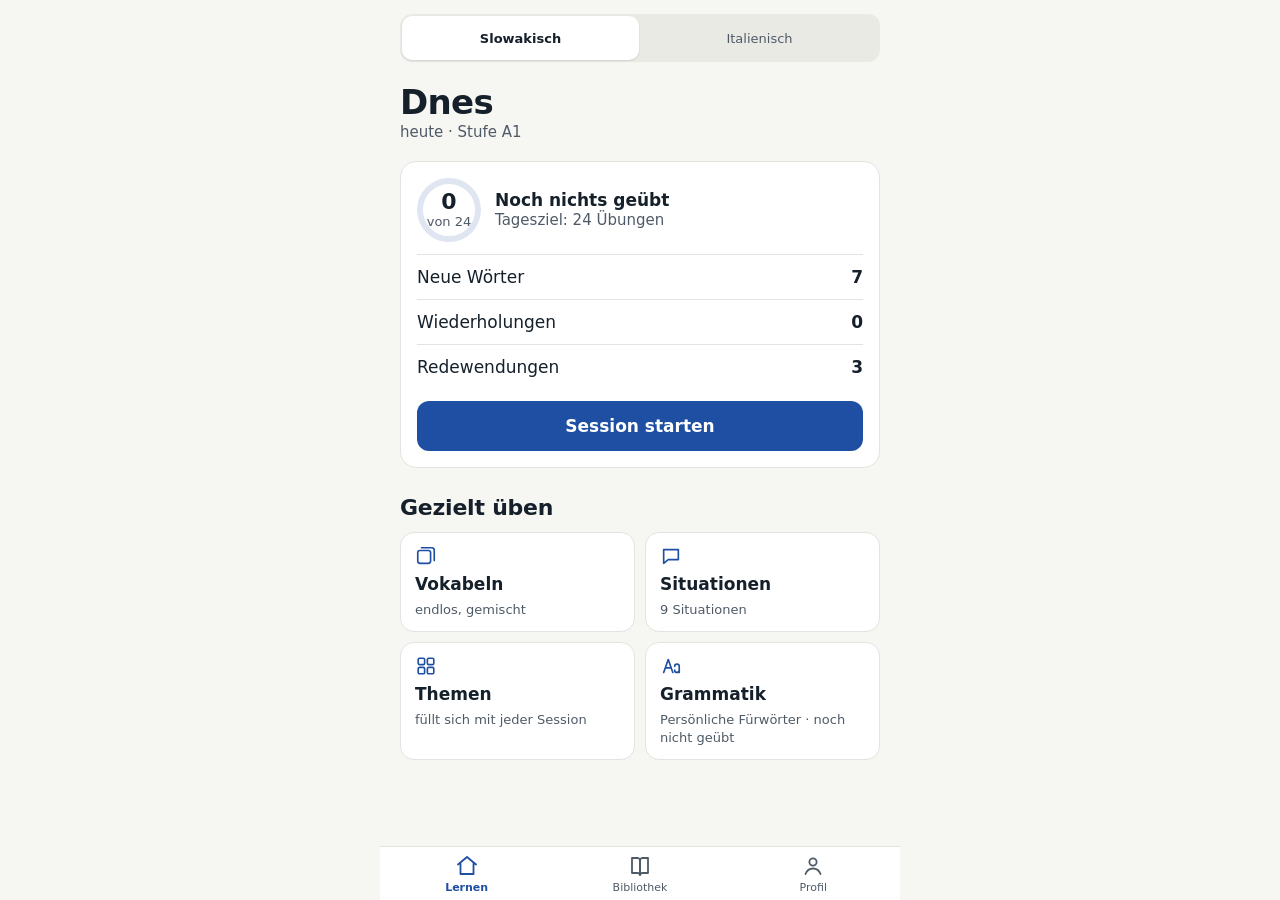
<file: index.html>
<!DOCTYPE html>
<html lang="de">
<head>
<meta charset="UTF-8"/>
<meta name="viewport" content="width=device-width,initial-scale=1.0,viewport-fit=cover"/>
<meta name="apple-mobile-web-app-capable" content="yes"/>
<meta name="mobile-web-app-capable" content="yes"/>
<meta name="apple-mobile-web-app-status-bar-style" content="default"/>
<meta name="apple-mobile-web-app-title" content="lingua"/>
<meta name="theme-color" content="#F6F6F3"/>
<meta name="color-scheme" content="light"/>
<title>lingua</title>
<link rel="icon" href="icons/favicon.ico" sizes="any"/>
<link rel="icon" type="image/png" href="icons/icon-32.png" sizes="32x32"/>
<link rel="apple-touch-icon" href="icons/icon-180.png"/>
<link rel="manifest" href="manifest.json"/>
<link rel="stylesheet" href="styles.css?v=19"/>
</head>
<body>
<div id="app"></div>
<script src="core.js?v=19"></script>
<script src="ui.js?v=19"></script>
<script src="events.js?v=19"></script>
<script>
if ('serviceWorker' in navigator) {
  window.addEventListener('load', function () {
    navigator.serviceWorker.register('sw.js').catch(function () {});
  });
}
</script>
</body>
</html>
</file>
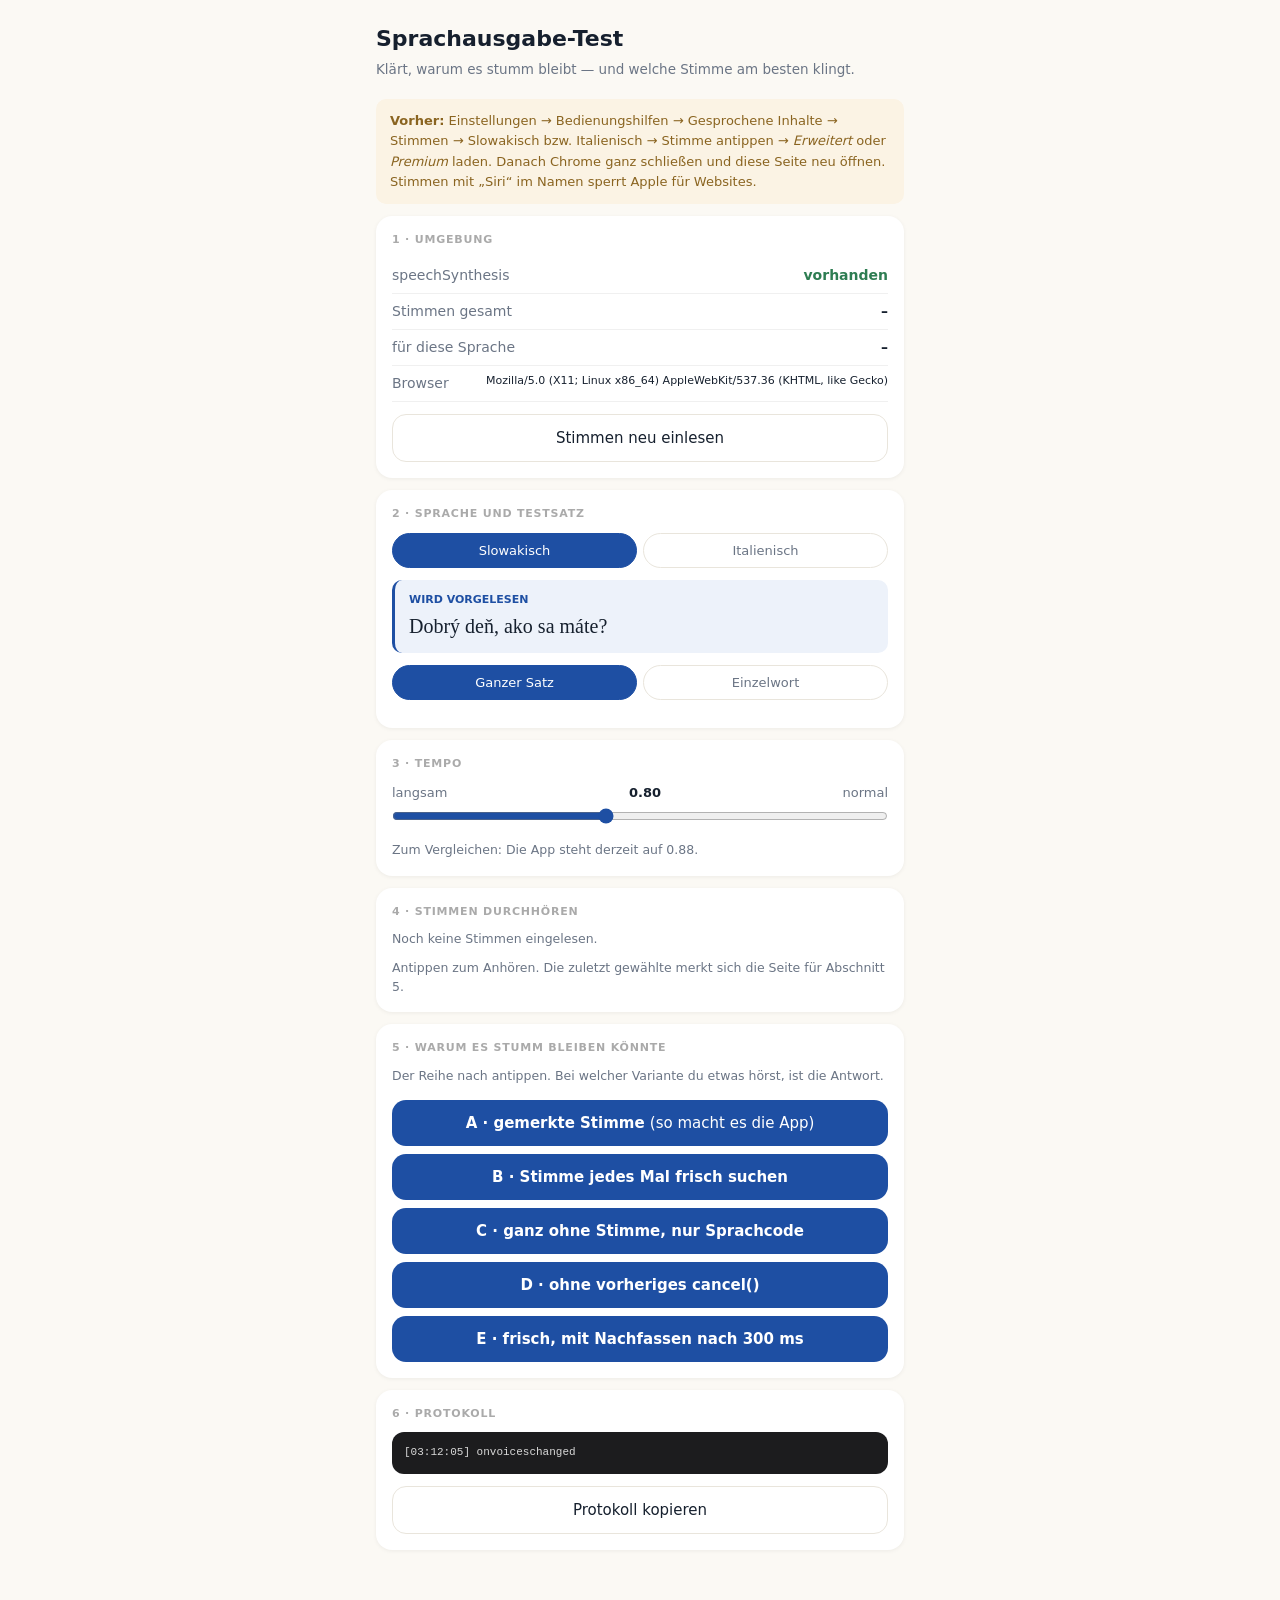
<file: test-sprachausgabe.html>
<!DOCTYPE html>
<html lang="de">
<head>
<meta charset="UTF-8"/>
<meta name="viewport" content="width=device-width,initial-scale=1.0,viewport-fit=cover"/>
<title>Sprachausgabe-Test</title>
<style>
  *{margin:0;padding:0;box-sizing:border-box;-webkit-tap-highlight-color:transparent;}
  body{background:#FBF9F4;font-family:-apple-system,system-ui,sans-serif;color:#16202E;
    padding:22px 16px 70px;max-width:560px;margin:0 auto;line-height:1.5;font-size:15px;}
  h1{font-size:22px;font-weight:650;margin-bottom:4px;}
  .sub{font-size:13.5px;color:#6B7585;margin-bottom:20px;}
  .card{background:#fff;border-radius:16px;padding:16px;margin-bottom:12px;
    box-shadow:0 1px 4px rgba(0,0,0,.06);}
  .card h2{font-size:11px;font-weight:700;letter-spacing:.8px;text-transform:uppercase;
    color:#AAA;margin-bottom:10px;}
  .row{display:flex;justify-content:space-between;gap:12px;padding:7px 0;
    border-bottom:1px solid #F0F0F0;font-size:14px;}
  .row:last-child{border-bottom:none;}
  .row .k{color:#6B7585;} .row .v{font-weight:600;text-align:right;word-break:break-word;}
  .ok{color:#2E7D52;} .bad{color:#C0392B;} .warn{color:#C8892B;}
  button{font-family:inherit;font-size:15px;font-weight:600;border:none;cursor:pointer;
    background:#1E4FA3;color:#fff;padding:14px;border-radius:14px;width:100%;margin-top:8px;}
  button.sec{background:#fff;color:#16202E;border:1.5px solid #E9E5DC;font-weight:500;}
  .phrase{background:#EDF2FA;border-left:3px solid #1E4FA3;border-radius:10px;
    padding:12px 14px;margin:12px 0;}
  .phrase .l{font-size:11px;color:#1E4FA3;font-weight:600;margin-bottom:3px;}
  .phrase .t{font-size:20px;font-family:Georgia,serif;}
  .langs{display:flex;gap:6px;margin-bottom:12px;}
  .langs button{flex:1;padding:9px;font-size:13px;border-radius:99px;margin:0;
    background:transparent;color:#6B7585;border:1.5px solid #E9E5DC;font-weight:500;}
  .langs button.on{background:#1E4FA3;color:#fff;border-color:#1E4FA3;}
  .voice{display:flex;align-items:center;gap:10px;padding:11px 0;border-bottom:1px solid #F0F0F0;}
  .voice:last-child{border-bottom:none;}
  .voice .n{flex:1;min-width:0;}
  .voice .nm{font-size:14.5px;font-weight:600;word-break:break-word;}
  .voice .mt{font-size:11.5px;color:#AAA;margin-top:1px;}
  .voice button{width:auto;margin:0;padding:9px 15px;font-size:13px;border-radius:99px;flex:none;}
  .voice.sel{background:#EDF2FA;margin:0 -8px;padding:11px 8px;border-radius:10px;}
  .badge{font-size:10.5px;padding:2px 7px;border-radius:99px;background:#EDF2FA;color:#1E4FA3;}
  .badge.siri{background:#FCEFED;color:#C0392B;}
  input[type=range]{width:100%;margin-top:6px;accent-color:#1E4FA3;}
  .rate{display:flex;justify-content:space-between;font-size:13px;color:#6B7585;}
  .rateval{font-weight:700;color:#16202E;font-variant-numeric:tabular-nums;}
  #log{background:#1c1c1e;color:#d8d8d8;border-radius:12px;padding:12px;
    font-family:ui-monospace,Menlo,monospace;font-size:11px;line-height:1.6;
    max-height:280px;overflow-y:auto;white-space:pre-wrap;word-break:break-word;}
  .hint{font-size:12.5px;color:#6B7585;margin-top:10px;}
  .tip{background:#FBF3E4;border-radius:10px;padding:12px 14px;font-size:13px;
    color:#8A6420;margin-bottom:12px;line-height:1.55;}
</style>
</head>
<body>

<h1>Sprachausgabe-Test</h1>
<div class="sub">Klärt, warum es stumm bleibt — und welche Stimme am besten klingt.</div>

<div class="tip">
  <b>Vorher:</b> Einstellungen &rarr; Bedienungshilfen &rarr; Gesprochene Inhalte &rarr; Stimmen
  &rarr; Slowakisch bzw. Italienisch &rarr; Stimme antippen &rarr; <i>Erweitert</i> oder
  <i>Premium</i> laden. Danach Chrome ganz schließen und diese Seite neu öffnen.
  Stimmen mit „Siri“ im Namen sperrt Apple für Websites.
</div>

<div class="card">
  <h2>1 &middot; Umgebung</h2>
  <div class="row"><span class="k">speechSynthesis</span><span class="v" id="e-api">–</span></div>
  <div class="row"><span class="k">Stimmen gesamt</span><span class="v" id="e-n">–</span></div>
  <div class="row"><span class="k">für diese Sprache</span><span class="v" id="e-cur">–</span></div>
  <div class="row"><span class="k">Browser</span><span class="v" style="font-size:11px;font-weight:400;" id="e-ua">–</span></div>
  <button class="sec" id="btn-reload" style="margin-top:12px;">Stimmen neu einlesen</button>
</div>

<div class="card">
  <h2>2 &middot; Sprache und Testsatz</h2>
  <div class="langs">
    <button class="on" data-lang="sk">Slowakisch</button>
    <button data-lang="it">Italienisch</button>
  </div>
  <div class="phrase"><div class="l">WIRD VORGELESEN</div>
    <div class="t" id="phrase">Dobrý deň, ako sa máte?</div></div>
  <div class="langs" style="margin-top:4px;">
    <button class="on" data-kind="satz">Ganzer Satz</button>
    <button data-kind="wort">Einzelwort</button>
  </div>
</div>

<div class="card">
  <h2>3 &middot; Tempo</h2>
  <div class="rate"><span>langsam</span><span class="rateval" id="rv">0.80</span><span>normal</span></div>
  <input type="range" id="rate" min="0.5" max="1.2" step="0.05" value="0.8"/>
  <div class="hint">Zum Vergleichen: Die App steht derzeit auf 0.88.</div>
</div>

<div class="card">
  <h2>4 &middot; Stimmen durchhören</h2>
  <div id="voices"><div class="hint">Noch keine Stimmen eingelesen.</div></div>
  <div class="hint">Antippen zum Anhören. Die zuletzt gewählte merkt sich die Seite für Abschnitt 5.</div>
</div>

<div class="card">
  <h2>5 &middot; Warum es stumm bleiben könnte</h2>
  <div class="hint" style="margin-bottom:6px;">
    Der Reihe nach antippen. Bei welcher Variante du etwas hörst, ist die Antwort.
  </div>
  <button id="btn-a">A &middot; gemerkte Stimme <span style="font-weight:400;">(so macht es die App)</span></button>
  <button id="btn-b">B &middot; Stimme jedes Mal frisch suchen</button>
  <button id="btn-c">C &middot; ganz ohne Stimme, nur Sprachcode</button>
  <button id="btn-d">D &middot; ohne vorheriges cancel()</button>
  <button id="btn-e">E &middot; frisch, mit Nachfassen nach 300 ms</button>
</div>

<div class="card">
  <h2>6 &middot; Protokoll</h2>
  <div id="log">Bereit.</div>
  <button class="sec" id="btn-copy" style="margin-top:12px;">Protokoll kopieren</button>
</div>

<script>
(function () {
  'use strict';
  var SS = window.speechSynthesis;
  var logEl = document.getElementById('log'), lines = [];
  function log(m) {
    lines.push('[' + new Date().toTimeString().slice(0, 8) + '] ' + m);
    logEl.textContent = lines.join('\n');
    logEl.scrollTop = logEl.scrollHeight;
  }
  function set(id, t, c) {
    var el = document.getElementById(id); el.textContent = t;
    el.className = 'v' + (c ? ' ' + c : '');
  }

  var LANG = {
    sk: { code: 'sk-SK', satz: 'Dobr\u00fd de\u0148, ako sa m\u00e1te?', wort: '\u010eakujem' },
    it: { code: 'it-IT', satz: 'Buongiorno, come sta?', wort: 'Buonasera' }
  };
  var cur = 'sk', kind = 'satz', rate = 0.8;
  var gewaehlt = null;   // in Abschnitt 4 ausgesucht
  var gemerkt = null;    // wie die App: einmal beim Start gemerkt

  set('e-api', SS ? 'vorhanden' : 'FEHLT', SS ? 'ok' : 'bad');
  set('e-ua', navigator.userAgent.slice(0, 70));

  function voices() { return SS ? SS.getVoices() : []; }
  function forLang(l) {
    var w = l.slice(0, 2).toLowerCase();
    return voices().filter(function (v) { return v.lang.toLowerCase().indexOf(w) === 0; });
  }
  function text() { return LANG[cur][kind]; }

  function renderVoices() {
    var box = document.getElementById('voices');
    var vs = forLang(cur);
    set('e-n', String(voices().length));
    set('e-cur', vs.length ? String(vs.length) : 'keine', vs.length ? 'ok' : 'bad');
    if (!vs.length) {
      box.innerHTML = '<div class="hint">Für diese Sprache ist keine Stimme installiert. '
        + 'Über den Hinweis ganz oben nachladen.</div>';
      return;
    }
    box.innerHTML = '';
    vs.forEach(function (v, i) {
      var siri = /siri/i.test(v.name) || /siri/i.test(v.voiceURI || '');
      var row = document.createElement('div');
      row.className = 'voice' + (gewaehlt && gewaehlt.voiceURI === v.voiceURI ? ' sel' : '');
      var n = document.createElement('div'); n.className = 'n';
      n.innerHTML = '<div class="nm">' + v.name
        + (siri ? ' <span class="badge siri">von Apple gesperrt</span>' : '')
        + (v.localService ? ' <span class="badge">auf dem Gerät</span>' : '') + '</div>'
        + '<div class="mt">' + v.lang + (v.default ? ' \u00b7 Standard' : '') + '</div>';
      var b = document.createElement('button');
      b.textContent = 'H\u00f6ren';
      b.addEventListener('click', function () {
        gewaehlt = v;
        renderVoices();
        sprich('Stimme ' + v.name, { voice: v });
      });
      row.appendChild(n); row.appendChild(b);
      box.appendChild(row);
    });
  }

  function scan(quiet) {
    if (!voices().length) { if (!quiet) log('getVoices() liefert nichts'); return; }
    if (!gemerkt) {
      gemerkt = forLang(cur)[0] || null;
      if (gemerkt) log('Stimme gemerkt: ' + gemerkt.name + ' (' + gemerkt.lang + ')');
    }
    renderVoices();
  }

  if (SS) {
    scan(true);
    SS.onvoiceschanged = function () { log('onvoiceschanged'); scan(true); };
    setTimeout(function () { scan(true); }, 800);
  }

  document.getElementById('btn-reload').addEventListener('click', function () {
    gemerkt = null; gewaehlt = null; scan(); log('neu eingelesen');
  });

  document.getElementById('rate').addEventListener('input', function (e) {
    rate = parseFloat(e.target.value);
    document.getElementById('rv').textContent = rate.toFixed(2);
  });

  Array.prototype.forEach.call(document.querySelectorAll('[data-lang]'), function (b) {
    b.addEventListener('click', function () {
      Array.prototype.forEach.call(document.querySelectorAll('[data-lang]'),
        function (x) { x.className = ''; });
      b.className = 'on';
      cur = b.getAttribute('data-lang');
      gemerkt = forLang(cur)[0] || null;
      gewaehlt = null;
      document.getElementById('phrase').textContent = text();
      renderVoices();
      log('Sprache: ' + cur);
    });
  });

  Array.prototype.forEach.call(document.querySelectorAll('[data-kind]'), function (b) {
    b.addEventListener('click', function () {
      Array.prototype.forEach.call(document.querySelectorAll('[data-kind]'),
        function (x) { x.className = ''; });
      b.className = 'on';
      kind = b.getAttribute('data-kind');
      document.getElementById('phrase').textContent = text();
    });
  });

  function sprich(label, opts) {
    if (!SS) { log(label + ': keine API'); return; }
    if (opts.cancel !== false) SS.cancel();

    var t = text();
    // Einzelwoerter klingen ohne Satzzeichen abgehackt
    if (kind === 'wort' && !/[.?!]$/.test(t)) t = t + '.';

    var u = new SpeechSynthesisUtterance(t);
    u.lang = LANG[cur].code;
    u.rate = rate;

    var st = null;
    if (opts.voice && typeof opts.voice === 'object') st = opts.voice;
    else if (opts.voice === 'gemerkt') st = gemerkt;
    else if (opts.voice === 'frisch') st = gewaehlt || forLang(cur)[0] || null;
    if (st) u.voice = st;

    var lief = false;
    u.onstart = function () { lief = true; log(label + ': START'); };
    u.onend = function () { log(label + ': Ende' + (lief ? '' : ' (ohne Start!)')); };
    u.onerror = function (e) { log(label + ': FEHLER ' + (e.error || '?')); };

    log(label + ': speak() @' + rate.toFixed(2) + ' mit '
        + (st ? st.name : 'ohne Stimme') + (opts.cancel === false ? ' / ohne cancel' : ''));
    SS.speak(u);

    if (opts.retry) {
      setTimeout(function () {
        if (lief) return;
        log(label + ': nichts passiert, fasse ohne Stimme nach');
        SS.cancel();
        var u2 = new SpeechSynthesisUtterance(t);
        u2.lang = LANG[cur].code; u2.rate = rate;
        u2.onstart = function () { log(label + ': START beim Nachfassen'); };
        u2.onerror = function (e) { log(label + ': Nachfassen FEHLER ' + (e.error || '?')); };
        SS.speak(u2);
      }, 300);
    }
  }

  document.getElementById('btn-a').addEventListener('click', function () { sprich('A gemerkt', { voice: 'gemerkt' }); });
  document.getElementById('btn-b').addEventListener('click', function () { sprich('B frisch', { voice: 'frisch' }); });
  document.getElementById('btn-c').addEventListener('click', function () { sprich('C ohne Stimme', { voice: null }); });
  document.getElementById('btn-d').addEventListener('click', function () { sprich('D ohne cancel', { voice: 'frisch', cancel: false }); });
  document.getElementById('btn-e').addEventListener('click', function () { sprich('E frisch+Nachfassen', { voice: 'frisch', retry: true }); });

  document.getElementById('btn-copy').addEventListener('click', function () {
    var vs = voices();
    var liste = vs.map(function (v) { return v.name + ' [' + v.lang + ']'
      + (v.localService ? ' lokal' : '') + (v.default ? ' std' : ''); }).join('\n  ');
    var txt = '=== Sprachausgabe-Test ===\n' + navigator.userAgent
      + '\nTempo zuletzt: ' + rate.toFixed(2)
      + '\nZuletzt gewaehlt: ' + (gewaehlt ? gewaehlt.name + ' [' + gewaehlt.lang + ']' : '-')
      + '\n\nAlle Stimmen (' + vs.length + '):\n  ' + liste
      + '\n\nProtokoll:\n' + lines.join('\n');
    if (navigator.clipboard && navigator.clipboard.writeText) {
      navigator.clipboard.writeText(txt).then(function () {
        var b = document.getElementById('btn-copy');
        b.textContent = '\u2713 Kopiert';
        setTimeout(function () { b.textContent = 'Protokoll kopieren'; }, 1800);
      });
    } else { logEl.textContent = txt; }
  });
})();
</script>
</body>
</html>
</file>
<file: styles.css>
/* ============================================================
   lingua — Gestaltung (Version 19)
   Nüchtern und nah an iOS: Systemschrift SF Pro, acht feste
   Schriftstufen, Akzentfarbe je Sprache (Kobalt / Grün).
   Alle Textfarben erreichen mindestens 4,5:1.
   ============================================================ */

:root{
  --ground:#F6F6F3;
  --surface:#FFFFFF;
  --tint:#EDF2FA;        /* je Sprache, wird von applyTheme gesetzt */
  --tint-2:#EAEAE5;      /* Segmente, Ablagen */

  --ink:#15202B;         /* Text */
  --ink-2:#4F5A67;       /* Ergänzungen, 6,5:1 auf dem Grund */
  --ink-3:#687180;       /* Fußnoten, 4,6:1 auf dem Grund */
  --ink-4:#B9BEC6;       /* nur Linien und Ränder, nie Text */

  --cobalt:#1E4FA3;      /* Akzent, je Sprache */
  --cobalt-soft:#7FA3C9;
  --cobalt-wash:#DFE6F1;

  --ochre:#C8892B;       /* Signalfarbe, nur Flächen und Linien */
  --ochre-wash:#FBF3E4;
  --ochre-ink:#8A6420;   /* Signalfarbe als Text */

  --good:#1F6B44;
  --good-line:#1F7A4D;
  --good-wash:#EEF6F1;
  --bad:#A1261D;
  --bad-line:#B3261E;
  --bad-wash:#FBEDEC;

  --line:#E4E3DE;
  --line-2:#D6D5CF;

  --r-s:10px;
  --r-m:12px;
  --r-l:16px;
  --r-xl:20px;

  --pad:20px;
  --tap:44px;            /* kleinste Tippfläche nach Apple */

  --font:-apple-system,BlinkMacSystemFont,"SF Pro Text",system-ui,"Segoe UI",Roboto,"Helvetica Neue",Arial,sans-serif;

  /* Acht Schriftstufen, relativ zur Grundgröße 17 px (= 1rem) */
  --t-word:2.353rem;     /* 40  Lernwort */
  --t-large:2rem;        /* 34  Großtitel */
  --t-title:1.294rem;    /* 22  Titel */
  --t-head:1rem;         /* 17  Überschrift, Knöpfe (halbfett) */
  --t-body:1rem;         /* 17  Text */
  --t-sub:.882rem;       /* 15  Ergänzung */
  --t-foot:.765rem;      /* 13  Fußnote */
  --t-tiny:.647rem;      /* 11  nur Tab-Leiste */
}

/* Grundgröße 17 px. Auf iPhone und iPad folgt sie der Einstellung
   „Textgröße" (Dynamic Type); alle Stufen wachsen mit. Am Mac würde
   -apple-system-body die Schrift auf 13 px setzen, darum nur auf
   Touch-Geräten. */
html{font-size:106.25%;-webkit-text-size-adjust:100%;height:100%;}
@supports (font: -apple-system-body){
  @media (hover:none) and (pointer:coarse){
    html{font:-apple-system-body;}
  }
}

*{margin:0;padding:0;box-sizing:border-box;-webkit-tap-highlight-color:transparent;}

body{
  background:var(--ground);
  color:var(--ink);
  font-family:var(--font);
  font-size:var(--t-body);
  line-height:1.3;
  overscroll-behavior:none;
  height:100%;
  -webkit-font-smoothing:antialiased;
}

::-webkit-scrollbar{display:none;}

button{font-family:inherit;font-size:inherit;border:none;background:none;color:inherit;cursor:pointer;
  touch-action:manipulation;}
input{font-family:inherit;}
a{color:var(--cobalt);}

/* Sichtbarer Fokus für Tastatur (Mac, iPad mit Tastatur) */
:focus{outline:none;}
:focus-visible{outline:2px solid var(--cobalt);outline-offset:2px;}

.sr{position:absolute;width:1px;height:1px;overflow:hidden;clip:rect(0 0 0 0);white-space:nowrap;}

/* ---------- Grundgerüst ---------- */
#app{
  display:flex;flex-direction:column;
  height:100dvh;max-width:520px;margin:0 auto;
  background:var(--ground);position:relative;overflow:hidden;
}
.safe-top{height:env(safe-area-inset-top);flex:none;background:var(--ground);}
.view{flex:1;overflow-y:auto;overflow-x:hidden;}
.view-pad{padding:0 var(--pad);}
.bottom{flex:none;padding:12px var(--pad) calc(16px + env(safe-area-inset-bottom));}

.fade{animation:fade .2s ease both;}
@keyframes fade{from{opacity:0;transform:translateY(4px);}to{opacity:1;transform:none;}}
@media (prefers-reduced-motion:reduce){
  .fade,.sheet,.toast{animation:none !important;}
  .ring-arc,.track i{transition:none !important;}
}

/* ---------- Typografie ---------- */
.t-large{font-size:min(var(--t-large),10vw);line-height:1.2;font-weight:700;letter-spacing:-.02em;}
.title{font-size:var(--t-title);line-height:1.27;font-weight:700;letter-spacing:-.01em;}
.head{font-size:var(--t-head);line-height:1.3;font-weight:600;}
.body{font-size:var(--t-body);line-height:1.3;}
.sub{font-size:var(--t-sub);line-height:1.33;color:var(--ink-2);}
.foot{font-size:var(--t-foot);line-height:1.38;color:var(--ink-2);}
.num{font-variant-numeric:tabular-nums;}
.center{text-align:center;}

/* ---------- Seitenkopf ---------- */
.pagehead{padding:14px var(--pad) 0;}
.pagehead .t-large{margin-top:2px;}
.pagehead .sub{margin-top:2px;}
.backbtn{
  display:inline-flex;align-items:center;gap:2px;min-height:var(--tap);
  margin-left:-10px;padding:0 10px 0 4px;color:var(--cobalt);font-size:var(--t-body);
}
.backbtn svg{flex:none;}
.sechead-l{margin:26px 0 10px;}

/* ---------- Knöpfe ---------- */
.btn{
  display:flex;align-items:center;justify-content:center;width:100%;min-height:50px;
  padding:12px 16px;border-radius:var(--r-m);
  background:var(--cobalt);color:#fff;font-size:var(--t-head);font-weight:600;
  text-align:center;transition:transform .1s,opacity .1s;
}
.btn:active{transform:scale(.985);}
.btn[disabled]{background:var(--tint-2);color:var(--ink-2);}
.btn-line{
  display:flex;align-items:center;justify-content:center;width:100%;min-height:50px;
  padding:12px 16px;border-radius:var(--r-m);
  border:1px solid var(--line-2);background:var(--surface);
  color:var(--ink);font-size:var(--t-head);font-weight:600;text-align:center;
}
.btn-line:active{background:var(--ground);}
.btn-danger{
  display:flex;align-items:center;justify-content:center;width:100%;min-height:50px;
  padding:12px 16px;border-radius:var(--r-m);
  border:1px solid rgba(179,38,30,.35);background:var(--surface);
  color:var(--bad);font-size:var(--t-head);font-weight:600;text-align:center;
}
.btn-danger.solid{background:var(--bad-line);border-color:var(--bad-line);color:#fff;}
.btn-row{display:flex;gap:10px;}
.btn-row>*{flex:1;}
.btn-row>.wide{flex:2;}

/* ---------- Karten und Listen ---------- */
.card{background:var(--surface);border:1px solid var(--line);border-radius:var(--r-l);padding:16px;}
.card.flush{padding:0 16px;}
.panel{background:var(--surface);border:1px solid var(--line);border-radius:var(--r-l);padding:16px;}

.chip{
  display:inline-flex;align-items:center;font-size:var(--t-foot);font-weight:600;line-height:1.2;
  padding:3px 9px;border-radius:99px;background:var(--tint);color:var(--cobalt);
  white-space:nowrap;
}
.chip.ochre{background:var(--ochre-wash);color:var(--ochre-ink);}
.chip.plain{background:var(--tint-2);color:var(--ink-2);}

.row{
  display:flex;align-items:center;gap:12px;min-height:var(--tap);padding:11px 0;
  border-bottom:1px solid var(--line);
}
.row:last-child{border-bottom:none;}
.row-main{flex:1;min-width:0;}
.row-sk{font-size:var(--t-body);font-weight:600;line-height:1.3;}
.row-de{font-size:var(--t-sub);color:var(--ink-2);margin-top:1px;line-height:1.33;}
.row-val{font-size:var(--t-body);font-weight:600;font-variant-numeric:tabular-nums;flex:none;}
.rowbtn{width:100%;text-align:left;background:none;}
.rowbtn:active{background:var(--ground);}
.rowbtn.off{cursor:default;}
.rowbtn.off .row-sk{color:var(--ink-2);font-weight:500;}
.rowchev{color:var(--ink-3);flex:none;display:flex;}

.tile{
  background:var(--surface);border:1px solid var(--line);border-radius:var(--r-l);padding:14px 16px;
  display:flex;flex-direction:column;gap:4px;text-align:left;width:100%;min-height:var(--tap);
}
.tile:active{background:var(--ground);}
.tile-bar{height:4px;background:var(--line);border-radius:99px;overflow:hidden;}
.tile-bar i{display:block;height:100%;background:var(--cobalt);border-radius:99px;}

/* ---------- Ring ---------- */
.ring{position:relative;flex:none;}
.ring svg{transform:rotate(-90deg);display:block;}
.ring-arc{transition:stroke-dashoffset .6s;}
.ring-in{position:absolute;inset:0;display:flex;flex-direction:column;
  align-items:center;justify-content:center;line-height:1.1;}
.ring-n{font-size:var(--t-title);font-weight:700;font-variant-numeric:tabular-nums;}
.ring-of{font-size:var(--t-foot);color:var(--ink-2);}

/* ---------- Tab-Leiste ---------- */
.nav{
  flex:none;display:flex;background:var(--surface);border-top:1px solid var(--line);
  padding-bottom:env(safe-area-inset-bottom);
}
.nav button{
  flex:1;min-height:52px;padding:7px 0 6px;display:flex;flex-direction:column;
  align-items:center;justify-content:center;gap:3px;color:var(--ink-2);
  font-size:var(--t-tiny);font-weight:500;line-height:1.2;
}
.nav button.on{color:var(--cobalt);font-weight:600;}

/* ---------- Segmente (Sprache, Bibliothek) ---------- */
.seg{display:flex;gap:2px;background:var(--tint-2);border-radius:12px;padding:2px;}
.seg button{
  flex:1;min-height:var(--tap);padding:4px 6px;border-radius:10px;
  font-size:var(--t-foot);font-weight:500;color:var(--ink-2);
}
.seg button.on{background:var(--surface);color:var(--ink);font-weight:600;
  box-shadow:0 1px 2px rgba(21,32,43,.12);}

/* ---------- Startseite ---------- */
.home{padding:14px var(--pad) 0;}
.greet{margin-top:20px;}
.today{margin-top:18px;}
.today-top{display:flex;align-items:center;gap:14px;}
.today-rows{margin-top:12px;border-top:1px solid var(--line);}
.today .btn{margin-top:12px;}

.focus{margin-top:26px;}
.focus .title{margin-bottom:10px;}
.focus-grid{display:grid;grid-template-columns:repeat(2,minmax(0,1fr));gap:10px;}
.ftile{
  background:var(--surface);border:1px solid var(--line);border-radius:14px;
  padding:12px 14px;display:flex;flex-direction:column;gap:6px;text-align:left;min-height:96px;
}
.ftile:active{background:var(--ground);}
.ftile svg{color:var(--cobalt);flex:none;}
.ftile-t{font-size:var(--t-head);font-weight:600;line-height:1.3;}
.ftile-d{font-size:var(--t-foot);line-height:1.38;color:var(--ink-2);}
.ftile-d.warn{color:var(--ochre-ink);}

/* ---------- Session: Kopfzeile ---------- */
.sess-top{display:flex;align-items:center;gap:2px;padding:6px 8px 4px;flex:none;}
.icon-tap{
  width:var(--tap);height:var(--tap);flex:none;display:flex;align-items:center;justify-content:center;
  color:var(--ink-2);border-radius:50%;
}
.icon-tap:active{background:var(--tint-2);}
.track{flex:1;height:6px;border-radius:3px;background:var(--line);overflow:hidden;}
.track i{display:block;height:100%;border-radius:3px;background:var(--cobalt);
  transition:width .35s cubic-bezier(.3,.8,.3,1);}
.count{font-size:var(--t-foot);color:var(--ink-2);padding:0 6px;font-variant-numeric:tabular-nums;white-space:nowrap;}
.drill-title{flex:1;font-size:var(--t-head);font-weight:600;padding-left:4px;min-width:0;}
.drillscore{display:flex;gap:10px;font-size:var(--t-sub);font-weight:600;flex:none;padding-right:12px;}
.drillscore .dg{color:var(--good);}
.drillscore .dr{color:var(--bad);}

.ask{font-size:var(--t-sub);color:var(--ink-2);text-align:center;margin:10px 0 14px;}
.ask.left{text-align:left;}

/* ---------- Wortkarte ---------- */
.wordcard{
  background:var(--surface);border:1px solid var(--line);border-radius:var(--r-l);padding:26px 20px;
  text-align:center;min-height:170px;
  display:flex;flex-direction:column;align-items:center;justify-content:center;
}
.wordcard.tall{min-height:220px;}
.wordcard.flat{min-height:0;}
.word{font-size:min(var(--t-word),12vw);font-weight:600;letter-spacing:-.02em;line-height:1.2;overflow-wrap:anywhere;}
.word.long{font-size:min(1.765rem,9vw);}
.word .dia{color:var(--cobalt);}
.gloss{font-size:var(--t-title);color:var(--ink-2);margin-top:6px;line-height:1.27;}
.gloss.small{font-size:var(--t-sub);margin-top:12px;}
.card-label{font-size:var(--t-foot);font-weight:600;color:var(--ink-2);margin-bottom:4px;}

/* ---------- Antworten ---------- */
.opts{display:flex;flex-direction:column;gap:10px;margin-top:16px;}
.opt{
  display:block;width:100%;text-align:left;min-height:52px;padding:13px 16px;border-radius:var(--r-m);
  background:var(--surface);border:1px solid var(--line);font-size:var(--t-body);line-height:1.3;
  transition:background .15s,border-color .15s,color .15s;
}
.opt:active{background:var(--tint);}
.opt.right{background:var(--good-wash);border:2px solid var(--good-line);color:var(--good);font-weight:600;padding:12px 15px;}
.opt.wrong{background:var(--bad-wash);border:2px solid var(--bad-line);color:var(--bad);padding:12px 15px;}
.opt.dim{color:var(--ink-2);}
.opt-in{display:flex;justify-content:space-between;align-items:center;gap:10px;}
.opt-in svg{flex:none;}
.opt .dia{color:inherit;}

/* ---------- Rückmeldeleiste ---------- */
.answer{flex:none;border-top:1px solid var(--line);background:var(--surface);
  padding:14px var(--pad) calc(16px + env(safe-area-inset-bottom));display:flex;flex-direction:column;gap:12px;}
.answer.good{background:var(--good-wash);border-top-color:#CFE5D8;}
.answer.warn{background:var(--ochre-wash);border-top-color:#EEDDBA;}
.answer.bad{background:var(--bad-wash);border-top-color:#F1D3D0;}
.answer-t{font-size:var(--t-head);font-weight:600;line-height:1.3;}
.answer.good .answer-t{color:var(--good);}
.answer.warn .answer-t{color:var(--ochre-ink);}
.answer.bad .answer-t{color:var(--bad);}
.answer-d{font-size:var(--t-sub);line-height:1.4;color:var(--ink);margin-top:2px;}
.answer-d b{font-weight:600;}
.answer-n{font-size:var(--t-foot);color:var(--ink-2);margin-top:4px;}

/* ---------- Merkhilfe ---------- */
.tipbox{margin-top:12px;background:var(--ochre-wash);border-radius:var(--r-l);padding:12px 16px;}
.tipbox-t{font-size:var(--t-foot);font-weight:600;color:var(--ochre-ink);margin-bottom:2px;}
.tipbox-d{font-size:var(--t-sub);line-height:1.4;color:var(--ink);}

/* ---------- Wortbausteine ---------- */
.prompt{font-size:var(--t-title);font-weight:600;line-height:1.3;}
.slots{
  margin-top:18px;background:var(--surface);border:1px solid var(--line);border-radius:var(--r-l);
  padding:10px;min-height:64px;display:flex;gap:8px;flex-wrap:wrap;align-content:flex-start;
}
.slots.right{border:2px solid var(--good-line);background:var(--good-wash);padding:9px;}
.slots.warn{border:2px solid var(--ochre);background:var(--ochre-wash);padding:9px;}
.slots.wrong{border:2px solid var(--bad-line);background:var(--bad-wash);padding:9px;}
.slot{
  background:var(--cobalt);color:#fff;font-size:var(--t-body);
  min-height:var(--tap);padding:8px 14px;border-radius:var(--r-s);
}
.bank{display:flex;gap:8px;flex-wrap:wrap;margin-top:16px;}
.bankword{
  background:var(--surface);border:1px solid var(--line-2);
  font-size:var(--t-body);min-height:var(--tap);padding:8px 14px;border-radius:var(--r-s);
}
.bankword.used{background:var(--tint-2);border-color:var(--tint-2);color:var(--ink-2);}

/* ---------- Eingabe ---------- */
.field{
  width:100%;min-height:52px;padding:13px 16px;margin-top:16px;border-radius:var(--r-m);
  border:1px solid var(--line-2);background:var(--surface);
  font-size:var(--t-body);color:var(--ink);
}
.field:focus{outline:none;border:2px solid var(--cobalt);padding:12px 15px;}
.field.right{border:2px solid var(--good-line);background:var(--good-wash);padding:12px 15px;}
.field.warn{border:2px solid var(--ochre);background:var(--ochre-wash);padding:12px 15px;}
.field.wrong{border:2px solid var(--bad-line);background:var(--bad-wash);padding:12px 15px;}
.field:disabled{color:var(--ink);opacity:1;-webkit-text-fill-color:var(--ink);}

/* ---------- Paare ---------- */
.pairgrid{display:flex;gap:10px;}
.paircol{flex:1;display:flex;flex-direction:column;gap:10px;min-width:0;}
.pairbtn{
  min-height:52px;padding:10px 8px;border-radius:var(--r-m);background:var(--surface);
  border:1px solid var(--line);font-size:var(--t-sub);text-align:center;overflow-wrap:anywhere;
  transition:background .15s,border-color .15s;
}
.pairbtn.sel{border:2px solid var(--cobalt);background:var(--tint);color:var(--cobalt);font-weight:600;padding:9px 7px;}
.pairbtn.done{background:transparent;border:1px dashed var(--line-2);color:var(--ink-2);}
.pairbtn.miss{border:2px solid var(--bad-line);background:var(--bad-wash);color:var(--bad);padding:9px 7px;}

/* ---------- Lücke ---------- */
.clozeline{font-size:var(--t-title);font-weight:600;line-height:1.55;}
.clozeline .dia{color:var(--cobalt);}
.gap{
  display:inline-block;min-width:64px;padding:0 8px;margin:0 3px;
  border-bottom:3px solid var(--ink-3);text-align:center;
}
.gap.right{border-bottom-color:var(--good-line);color:var(--good);}
.gap.right .dia{color:var(--good);}

/* ---------- Abschluss ---------- */
.result{padding:34px var(--pad) 0;display:flex;flex-direction:column;align-items:center;}
.result .title{margin-top:20px;}
.result .sub{margin-top:4px;text-align:center;}
.result .card{width:100%;margin-top:22px;}
.result .card + .card{margin-top:12px;}

/* ---------- Abzeichen ---------- */
.badge-card{padding:6px 12px;}
.badge-group{padding:10px 0 12px;border-bottom:1px solid var(--line);}
.badge-group:last-child{border-bottom:none;}
.badge-group-t{font-size:var(--t-foot);font-weight:600;color:var(--ink-2);padding:0 4px 8px;}
.badge-grid{display:grid;grid-template-columns:repeat(auto-fill,minmax(76px,1fr));gap:14px 6px;}
.badge{display:flex;flex-direction:column;align-items:center;gap:6px;text-align:center;}
.medal{
  width:48px;height:48px;flex:none;border-radius:50%;display:flex;align-items:center;justify-content:center;
  background:var(--surface);border:2px solid var(--cobalt);color:var(--cobalt);
  font-size:var(--t-sub);font-weight:700;line-height:1;font-variant-numeric:tabular-nums;
}
.medal.open{border:1.5px dashed var(--ink-3);color:var(--ink-3);}
.badge-t{font-size:var(--t-foot);line-height:1.25;color:var(--ink-2);max-width:100%;
  overflow-wrap:break-word;-webkit-hyphens:auto;hyphens:auto;}
.badge-new{display:flex;align-items:center;gap:14px;}

/* ---------- Bibliothek ---------- */
.libhead{padding:14px var(--pad) 12px;}
.libhead .seg{margin-top:12px;}
.sechead{display:flex;align-items:center;justify-content:space-between;gap:10px;margin:24px 0 4px;}
.sechead .head{margin:0;font-size:var(--t-title);font-weight:700;line-height:1.27;}
.chipbtn{
  flex:none;min-height:var(--tap);padding:0 16px;border-radius:99px;
  font-size:var(--t-sub);font-weight:600;background:var(--tint);color:var(--cobalt);
}
.chipbtn:active{background:var(--cobalt-wash);}
.gtable{width:100%;border-collapse:collapse;}
.gtable td{padding:11px 0;border-bottom:1px solid var(--line);font-size:var(--t-body);vertical-align:top;}
.gtable td:first-child{color:var(--ink-2);padding-right:12px;}
.gtable td:last-child{text-align:right;font-weight:600;}
.gtable tr:last-child td{border-bottom:none;}

.search{
  width:100%;min-height:var(--tap);padding:10px 14px;border-radius:var(--r-m);
  border:1px solid var(--line-2);background:var(--surface);font-size:var(--t-body);color:var(--ink);
}
.search:focus{outline:none;border:2px solid var(--cobalt);padding:9px 13px;}
.field-error{font-size:var(--t-foot);color:var(--bad);margin-top:6px;}

/* ---------- Profil ---------- */
.stat-row{display:grid;grid-template-columns:repeat(3,minmax(0,1fr));gap:10px;margin-top:10px;}
.stat{background:var(--surface);border:1px solid var(--line);border-radius:14px;padding:12px 14px;}
.stat b{display:block;font-size:var(--t-title);font-weight:700;line-height:1.27;}
.heat{display:grid;grid-template-columns:repeat(10,minmax(0,1fr));gap:5px;}
.heat i{aspect-ratio:1;border-radius:6px;background:var(--line);display:block;}
.heat i.q1{background:var(--cobalt-wash);}
.heat i.q2{background:var(--cobalt-soft);}
.heat i.q3{background:var(--cobalt);}
.heat i.today{box-shadow:0 0 0 2px var(--ground),0 0 0 4px var(--ochre);}
.heat-legend{display:flex;justify-content:space-between;margin-top:8px;}

/* ---------- Niveau ---------- */
.lvl-block{margin-bottom:16px;}
.lvl-row{display:flex;justify-content:space-between;align-items:baseline;margin-bottom:6px;}
.lvl-bar{height:8px;border-radius:99px;background:var(--line);overflow:hidden;}
.lvl-bar i{display:block;height:100%;border-radius:99px;background:var(--cobalt);}
.lvl-bar.done i{background:var(--good-line);}
.lvl-bar.locked{background:var(--tint-2);}

/* ---------- Blätter (Situationen, Themen, Rückfragen) ---------- */
.sheet-bg{position:absolute;inset:0;background:rgba(21,32,43,.4);z-index:40;}
.sheet{
  position:absolute;left:0;right:0;bottom:0;z-index:41;background:var(--surface);
  border-radius:var(--r-xl) var(--r-xl) 0 0;max-height:85%;overflow-y:auto;
  padding-bottom:calc(20px + env(safe-area-inset-bottom));
  animation:up .24s cubic-bezier(.2,.8,.3,1) both;
}
@keyframes up{from{transform:translateY(100%);}to{transform:none;}}
.sheet-grip{width:36px;height:5px;border-radius:99px;background:var(--line-2);margin:8px auto 10px;}
.sheet .title{margin:4px 0 6px;}
.sheet .btn-line,.sheet .btn,.sheet .btn-danger{margin-top:10px;}
.sheet .sub{margin-bottom:8px;}

/* ---------- Kurzmeldung ---------- */
.toast{
  position:absolute;left:var(--pad);right:var(--pad);bottom:calc(72px + env(safe-area-inset-bottom));z-index:50;
  background:var(--ink);color:#fff;border-radius:var(--r-m);padding:12px 16px;
  font-size:var(--t-sub);line-height:1.4;animation:fade .2s ease both;
}

.spacer{height:24px;}

/* Verweis im Fließtext mit voller Tippfläche */
.textlink{display:inline-flex;align-items:center;min-height:var(--tap);color:var(--cobalt);}
.medal.wide{font-size:var(--t-foot);letter-spacing:-.01em;}
</file>
